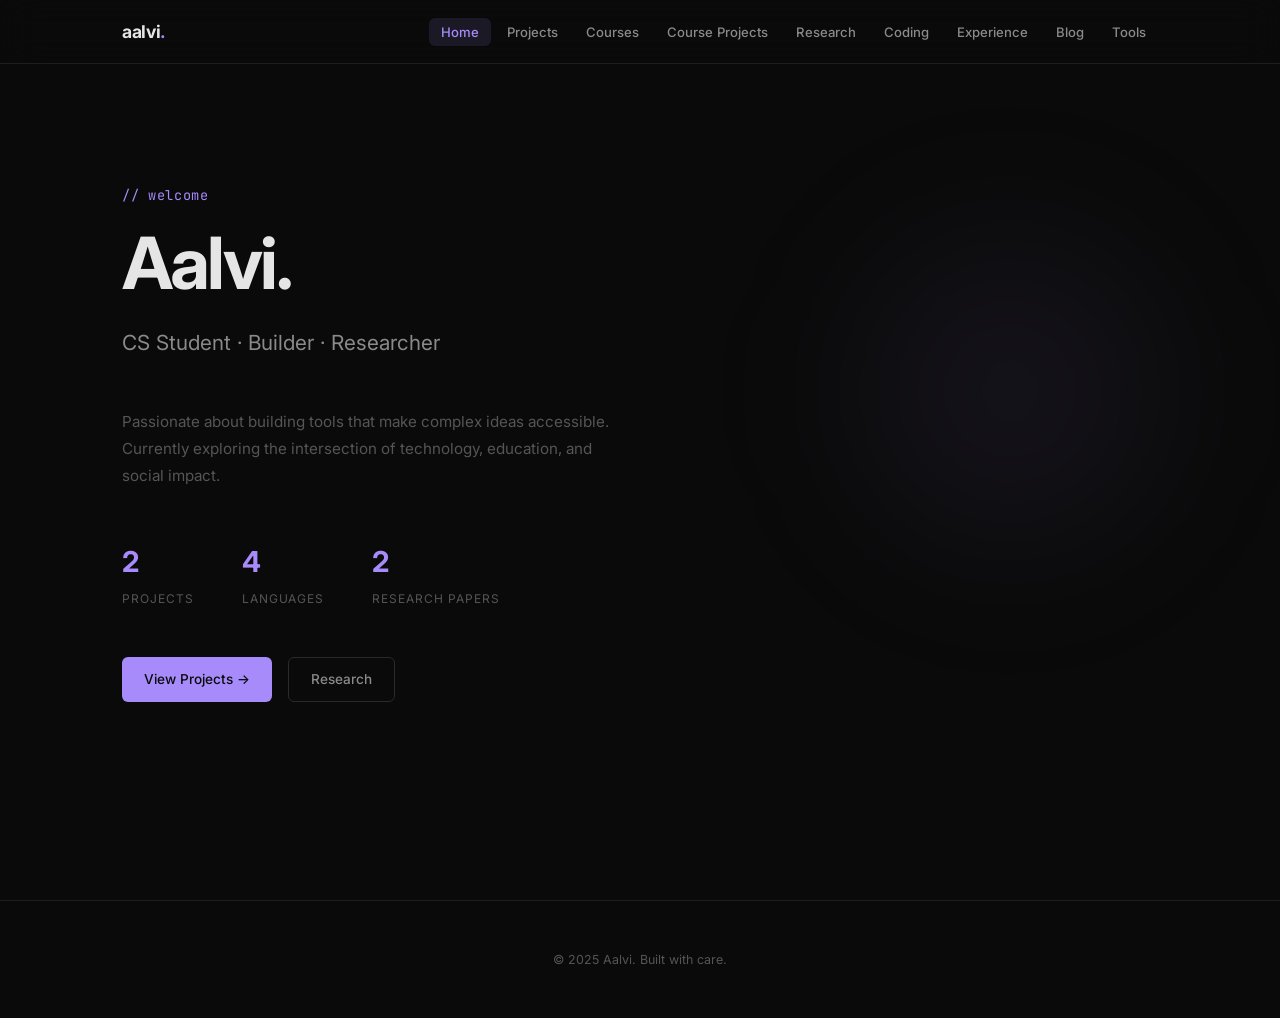
<file: index.html>
<!DOCTYPE html>
<html lang="en">
<head>
  <meta charset="UTF-8">
  <meta name="viewport" content="width=device-width, initial-scale=1.0">
  <meta name="description" content="Aalvi — Personal portfolio showcasing projects, research, coursework, and interactive tools.">
  <meta name="theme-color" content="#0a0a0a">
  <title>Aalvi — Portfolio</title>
  <link rel="stylesheet" href="css/style.css">
  <link rel="icon" href="data:image/svg+xml,<svg xmlns='http://www.w3.org/2000/svg' viewBox='0 0 100 100'><text y='.9em' font-size='90'>◈</text></svg>">
</head>
<body>

  <!-- Navigation -->
  <nav class="nav" id="main-nav">
    <div class="nav-inner">
      <div class="nav-logo" data-section="home">aalvi<span>.</span></div>
      <button class="nav-toggle" id="nav-toggle" aria-label="Toggle menu">☰</button>
      <ul class="nav-links" id="nav-links">
        <li><a href="#home" data-section="home">Home</a></li>
        <li><a href="#projects" data-section="projects">Projects</a></li>
        <li><a href="#courses" data-section="courses">Courses</a></li>
        <li><a href="#course-projects" data-section="course-projects">Course Projects</a></li>
        <li><a href="#research" data-section="research">Research</a></li>
        <li><a href="#coding" data-section="coding">Coding</a></li>
        <li><a href="#experience" data-section="experience">Experience</a></li>
        <li><a href="#blog" data-section="blog">Blog</a></li>
        <li><a href="#tools" data-section="tools">Tools</a></li>
      </ul>
    </div>
  </nav>

  <!-- App Shell -->
  <main id="app">
    <div class="empty-state">
      <div class="empty-state-icon">◈</div>
      <div class="empty-state-text">Loading...</div>
    </div>
  </main>

  <!-- Footer -->
  <footer class="footer">
    <p>© 2025 Aalvi. Built with care.</p>
  </footer>

  <!-- Scripts -->
  <script src="js/data.js"></script>
  <script src="js/app.js"></script>

</body>
</html>
</file>
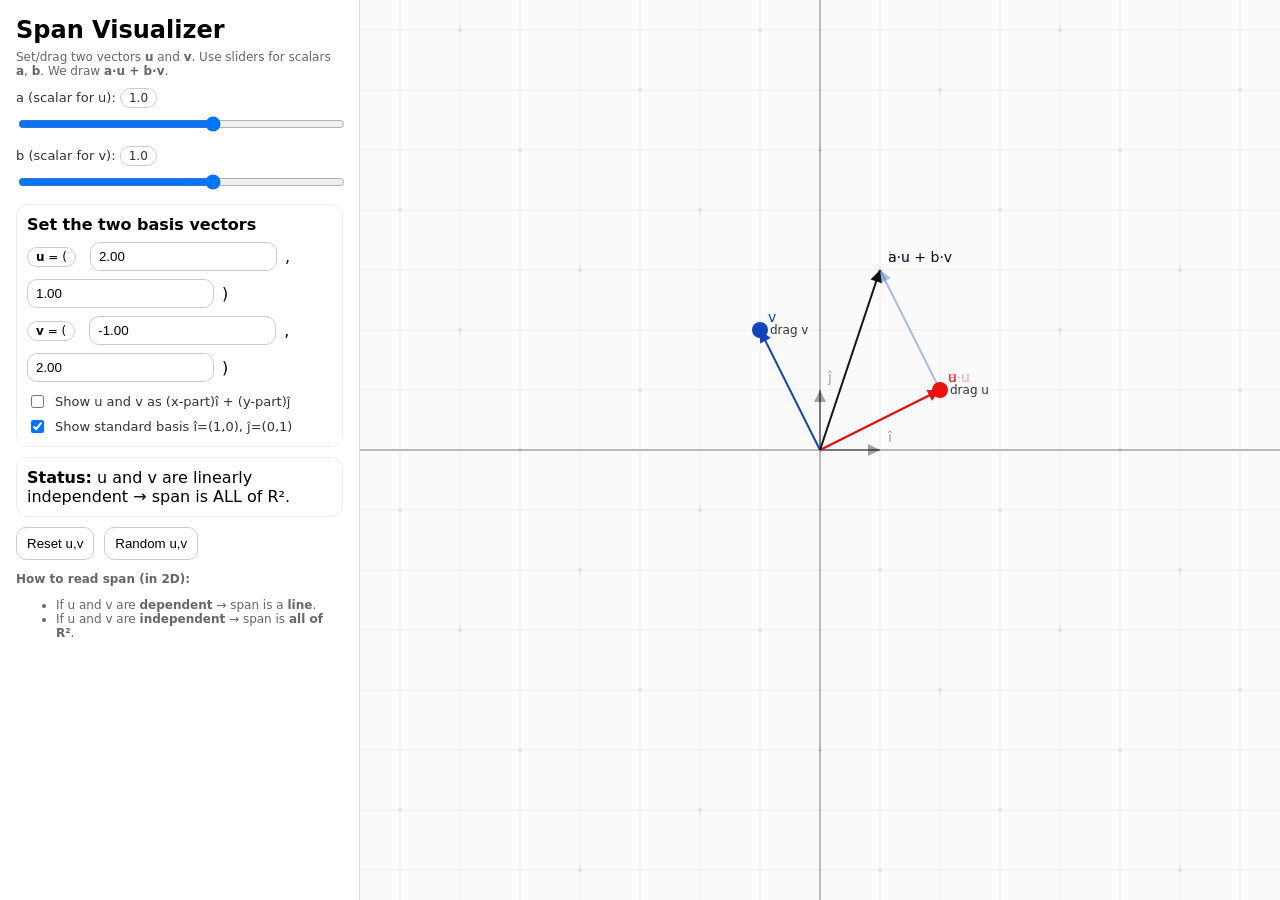
<file: span/index.html>
<!doctype html>
<html lang="en">
<head>
  <meta charset="utf-8" />
  <meta name="viewport" content="width=device-width,initial-scale=1" />
  <title>Span Visualizer (2D)</title>
  <style>
    body { font-family: system-ui, Arial; margin: 0; display: grid; grid-template-columns: 360px 1fr; height: 100vh; }
    .panel { padding: 16px; border-right: 1px solid #ddd; overflow:auto; }
    .row { margin: 10px 0; }
    label { display: block; font-size: 13px; color:#333; margin-bottom: 6px; }
    input[type="range"] { width: 100%; }
    input[type="number"] { padding:6px 8px; border:1px solid #ccc; border-radius:10px; }
    .small { font-size: 12px; color:#666; }
    canvas { width: 100%; height: 100%; display:block; background:#fafafa; }
    .pill { display:inline-block; padding:2px 8px; border:1px solid #ccc; border-radius:999px; font-size:12px; margin-right:6px;}
    .hint { background:#fff; border:1px solid #eee; padding:10px; border-radius:12px; }
    button { padding:8px 10px; border:1px solid #ccc; background:#fff; border-radius:10px; cursor:pointer; }
    button:active { transform: translateY(1px); }
    h2 { margin:0 0 6px; }
    .grid2 { display:grid; grid-template-columns: 1fr 1fr; gap:8px; }
    .vecRow { display:flex; gap:8px; align-items:center; flex-wrap:wrap; }
  </style>
</head>
<body>
  <div class="panel">
    <h2>Span Visualizer</h2>
    <div class="small">
      Set/drag two vectors <b>u</b> and <b>v</b>. Use sliders for scalars <b>a</b>, <b>b</b>. We draw <b>a·u + b·v</b>.
    </div>

    <div class="row">
      <label>a (scalar for u): <span id="aVal" class="pill"></span></label>
      <input id="a" type="range" min="-5" max="5" step="0.1" value="1" />
    </div>

    <div class="row">
      <label>b (scalar for v): <span id="bVal" class="pill"></span></label>
      <input id="b" type="range" min="-5" max="5" step="0.1" value="1" />
    </div>

    <div class="row hint">
      <div style="margin-bottom:8px;"><b>Set the two basis vectors</b></div>

      <div class="vecRow">
        <span class="pill"><b>u</b> = (</span>
        <input id="ux" type="number" step="0.1" />
        <span>,</span>
        <input id="uy" type="number" step="0.1" />
        <span>)</span>
      </div>

      <div class="vecRow" style="margin-top:8px;">
        <span class="pill"><b>v</b> = (</span>
        <input id="vx" type="number" step="0.1" />
        <span>,</span>
        <input id="vy" type="number" step="0.1" />
        <span>)</span>
      </div>

      <div style="margin-top:10px;">
        <label style="display:flex; gap:8px; align-items:center; margin:0;">
          <input id="showStdDecomp" type="checkbox" />
          Show u and v as (x-part)î + (y-part)ĵ
        </label>
      </div>

      <div style="margin-top:6px;">
        <label style="display:flex; gap:8px; align-items:center; margin:0;">
          <input id="showStdBasis" type="checkbox" checked />
          Show standard basis î=(1,0), ĵ=(0,1)
        </label>
      </div>
    </div>

    <div class="row hint">
      <div><b>Status:</b> <span id="status"></span></div>
    </div>

    <div class="row" style="display:flex; gap:10px; flex-wrap:wrap;">
      <button id="reset">Reset u,v</button>
      <button id="random">Random u,v</button>
    </div>

    <div class="small">
      <p><b>How to read span (in 2D):</b></p>
      <ul>
        <li>If u and v are <b>dependent</b> → span is a <b>line</b>.</li>
        <li>If u and v are <b>independent</b> → span is <b>all of R²</b>.</li>
      </ul>
    </div>
  </div>

  <canvas id="c"></canvas>

<script>
(() => {
  const canvas = document.getElementById("c");
  const ctx = canvas.getContext("2d");

  function resize() {
    const dpr = window.devicePixelRatio || 1;
    const rect = canvas.getBoundingClientRect();
    canvas.width = Math.floor(rect.width * dpr);
    canvas.height = Math.floor(rect.height * dpr);
    ctx.setTransform(dpr,0,0,dpr,0,0);
    draw();
  }
  window.addEventListener("resize", resize);

  let scale = 60;
  function toScreen(p) {
    const rect = canvas.getBoundingClientRect();
    return {
      x: rect.width/2 + p.x * scale,
      y: rect.height/2 - p.y * scale
    };
  }
  function toWorld(s) {
    const rect = canvas.getBoundingClientRect();
    return {
      x: (s.x - rect.width/2)/scale,
      y: -(s.y - rect.height/2)/scale
    };
  }

  let u = {x: 2, y: 1};
  let v = {x: -1, y: 2};

  const aSlider = document.getElementById("a");
  const bSlider = document.getElementById("b");
  const aVal = document.getElementById("aVal");
  const bVal = document.getElementById("bVal");
  const status = document.getElementById("status");

  const uxIn = document.getElementById("ux");
  const uyIn = document.getElementById("uy");
  const vxIn = document.getElementById("vx");
  const vyIn = document.getElementById("vy");
  const showStdDecomp = document.getElementById("showStdDecomp");
  const showStdBasis = document.getElementById("showStdBasis");

  function getA(){ return parseFloat(aSlider.value); }
  function getB(){ return parseFloat(bSlider.value); }

  function det2(u,v){ return u.x*v.y - u.y*v.x; }

  function syncInputsFromVectors(){
    uxIn.value = u.x.toFixed(2);
    uyIn.value = u.y.toFixed(2);
    vxIn.value = v.x.toFixed(2);
    vyIn.value = v.y.toFixed(2);
  }

  function syncVectorsFromInputs(){
    const nx = parseFloat(uxIn.value), ny = parseFloat(uyIn.value);
    const mx = parseFloat(vxIn.value), my = parseFloat(vyIn.value);
    if (!Number.isNaN(nx) && !Number.isNaN(ny)) u = {x:nx, y:ny};
    if (!Number.isNaN(mx) && !Number.isNaN(my)) v = {x:mx, y:my};
    draw();
  }

  [uxIn, uyIn, vxIn, vyIn].forEach(inp => inp.addEventListener("input", syncVectorsFromInputs));
  showStdDecomp.addEventListener("change", draw);
  showStdBasis.addEventListener("change", draw);

  function line(x1,y1,x2,y2, w=2) {
    ctx.lineWidth = w;
    ctx.beginPath(); ctx.moveTo(x1,y1); ctx.lineTo(x2,y2); ctx.stroke();
  }

  function arrow(from, vec, color, label) {
    const p0 = toScreen(from);
    const p1 = toScreen({x: from.x + vec.x, y: from.y + vec.y});

    ctx.strokeStyle = color;
    ctx.fillStyle = color;

    line(p0.x,p0.y,p1.x,p1.y,2);

    const dx = p1.x - p0.x, dy = p1.y - p0.y;
    const L = Math.hypot(dx,dy) || 1;
    const ux = dx/L, uy = dy/L;
    const head = 12;
    const left = { x: p1.x - head*ux - 6*uy, y: p1.y - head*uy + 6*ux };
    const right= { x: p1.x - head*ux + 6*uy, y: p1.y - head*uy - 6*ux };

    ctx.beginPath();
    ctx.moveTo(p1.x,p1.y);
    ctx.lineTo(left.x,left.y);
    ctx.lineTo(right.x,right.y);
    ctx.closePath();
    ctx.fill();

    if (label) {
      ctx.font = "14px system-ui";
      ctx.fillText(label, p1.x + 8, p1.y - 8);
    }
  }

  function drawAxes() {
    const rect = canvas.getBoundingClientRect();
    ctx.clearRect(0,0,rect.width,rect.height);

    ctx.strokeStyle = "#eee";
    ctx.lineWidth = 1;
    const step = scale;
    for (let x = rect.width/2 % step; x < rect.width; x += step) line(x,0,x,rect.height,1);
    for (let y = rect.height/2 % step; y < rect.height; y += step) line(0,y,rect.width,y,1);

    ctx.strokeStyle = "#bbb";
    line(0, rect.height/2, rect.width, rect.height/2, 2);
    line(rect.width/2, 0, rect.width/2, rect.height, 2);
  }

  function drawStdBasis() {
    arrow({x:0,y:0}, {x:1,y:0}, "rgba(0,0,0,0.35)", "î");
    arrow({x:0,y:0}, {x:0,y:1}, "rgba(0,0,0,0.35)", "ĵ");
  }

  function drawDecomposition(vec, label) {
    const xPart = {x: vec.x, y: 0};
    const yPart = {x: 0, y: vec.y};

    arrow({x:0,y:0}, xPart, "rgba(0,0,0,0.15)", `${label}_x î`);
    arrow({x:xPart.x,y:xPart.y}, yPart, "rgba(0,0,0,0.15)", `${label}_y ĵ`);

    const corner = toScreen({x:xPart.x,y:xPart.y});
    ctx.fillStyle = "rgba(0,0,0,0.25)";
    ctx.beginPath();
    ctx.arc(corner.x, corner.y, 3, 0, Math.PI*2);
    ctx.fill();
  }

  function drawSpanPreview() {
    const D = det2(u,v);
    const eps = 1e-8;

    if (Math.abs(D) < eps) {
      const base = (Math.hypot(u.x,u.y) > 1e-6) ? u : v;
      ctx.strokeStyle = "rgba(0,0,0,0.15)";
      const t = 100;
      const pA = toScreen({x: -t*base.x, y: -t*base.y});
      const pB = toScreen({x:  t*base.x, y:  t*base.y});
      line(pA.x,pA.y,pB.x,pB.y,3);
    } else {
      ctx.fillStyle = "rgba(0,0,0,0.08)";
      for (let i=-5;i<=5;i++){
        for (let j=-5;j<=5;j++){
          const p = {x: i*u.x + j*v.x, y: i*u.y + j*v.y};
          const s = toScreen(p);
          ctx.beginPath();
          ctx.arc(s.x,s.y,2,0,Math.PI*2);
          ctx.fill();
        }
      }
    }
  }

  function drawHandles() {
    const hu = toScreen(u);
    const hv = toScreen(v);

    ctx.fillStyle = "#e11";
    ctx.beginPath(); ctx.arc(hu.x, hu.y, 8, 0, Math.PI*2); ctx.fill();
    ctx.fillStyle = "#14b";
    ctx.beginPath(); ctx.arc(hv.x, hv.y, 8, 0, Math.PI*2); ctx.fill();

    ctx.fillStyle = "#333";
    ctx.font = "12px system-ui";
    ctx.fillText("drag u", hu.x + 10, hu.y + 4);
    ctx.fillText("drag v", hv.x + 10, hv.y + 4);
  }

  function updateStatus() {
    const D = det2(u,v);
    const eps = 1e-8;
    if (Math.abs(D) < eps) {
      status.textContent = "u and v are linearly dependent → span is a LINE.";
    } else {
      status.textContent = "u and v are linearly independent → span is ALL of R².";
    }
  }

  function draw() {
    aVal.textContent = getA().toFixed(1);
    bVal.textContent = getB().toFixed(1);

    drawAxes();
    drawSpanPreview();

    if (showStdBasis.checked) drawStdBasis();
    if (showStdDecomp.checked) {
      drawDecomposition(u, "u");
      drawDecomposition(v, "v");
    }

    arrow({x:0,y:0}, u, "#e11", "u");
    arrow({x:0,y:0}, v, "#14b", "v");

    const a = getA(), b = getB();
    const combo = {x: a*u.x + b*v.x, y: a*u.y + b*v.y};

    arrow({x:0,y:0}, {x:a*u.x,y:a*u.y}, "rgba(225,17,17,0.35)", "a·u");
    arrow({x:a*u.x,y:a*u.y}, {x:b*v.x,y:b*v.y}, "rgba(20,68,187,0.35)", "b·v");

    arrow({x:0,y:0}, combo, "#111", "a·u + b·v");

    drawHandles();
    updateStatus();
  }

  aSlider.addEventListener("input", draw);
  bSlider.addEventListener("input", draw);

  let dragging = null;
  function dist(a,b){ return Math.hypot(a.x-b.x,a.y-b.y); }

  canvas.addEventListener("mousedown", (e) => {
    const rect = canvas.getBoundingClientRect();
    const mouse = {x: e.clientX - rect.left, y: e.clientY - rect.top};
    const hu = toScreen(u);
    const hv = toScreen(v);
    if (dist(mouse, hu) < 12) dragging = "u";
    else if (dist(mouse, hv) < 12) dragging = "v";
  });
  window.addEventListener("mouseup", () => dragging = null);
  window.addEventListener("mousemove", (e) => {
    if (!dragging) return;
    const rect = canvas.getBoundingClientRect();
    const mouse = {x: e.clientX - rect.left, y: e.clientY - rect.top};
    const w = toWorld(mouse);
    if (dragging === "u") u = w;
    if (dragging === "v") v = w;
    syncInputsFromVectors();
    draw();
  });

  document.getElementById("reset").addEventListener("click", () => {
    u = {x: 2, y: 1};
    v = {x: -1, y: 2};
    aSlider.value = 1;
    bSlider.value = 1;
    syncInputsFromVectors();
    draw();
  });

  document.getElementById("random").addEventListener("click", () => {
    const r = () => Math.round((Math.random()*6 - 3)*10)/10;
    u = {x: r(), y: r()};
    v = {x: r(), y: r()};
    syncInputsFromVectors();
    draw();
  });

  syncInputsFromVectors();
  resize();
})();
</script>
</body>
</html>
</file>
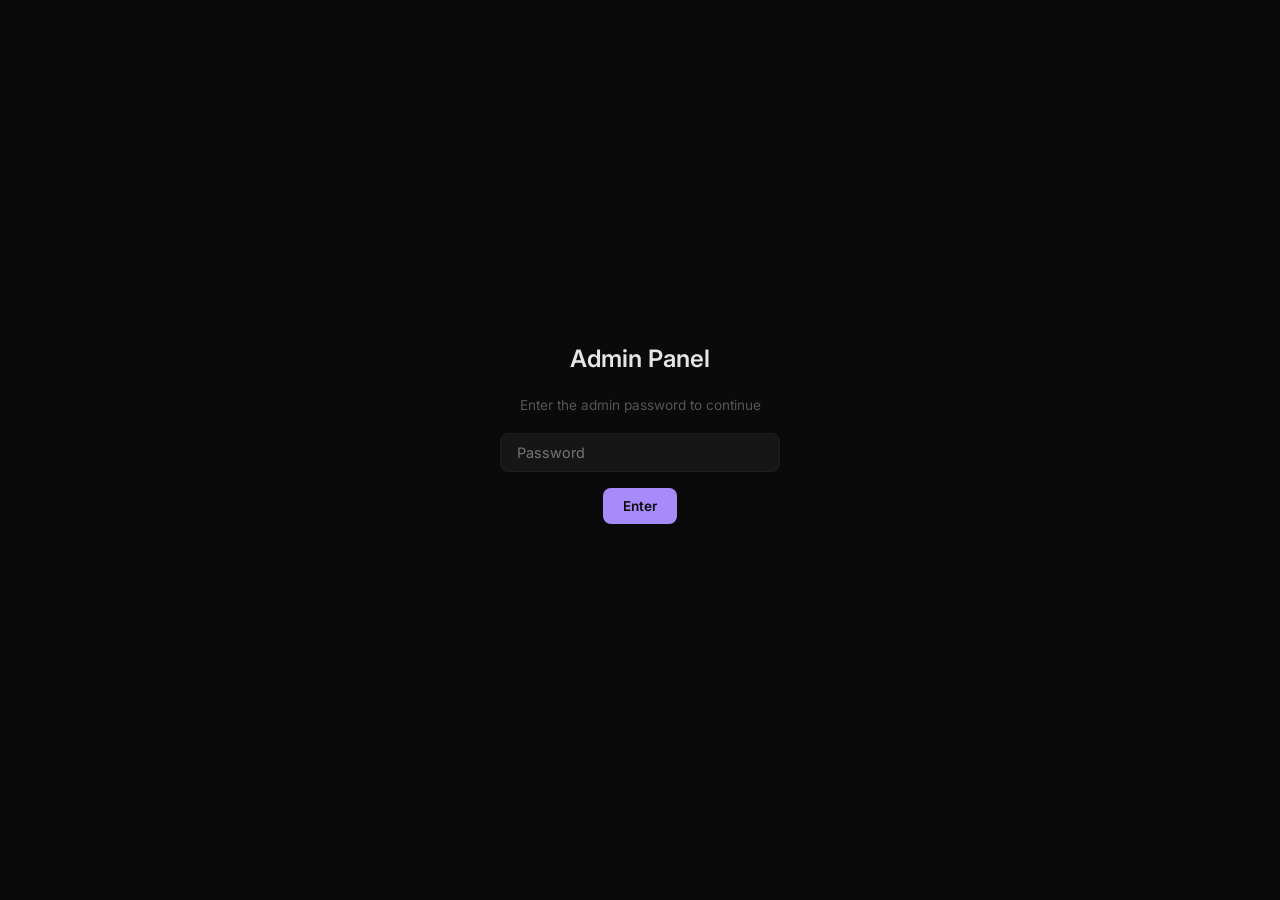
<file: admin.html>
<!DOCTYPE html>
<html lang="en">
<head>
  <meta charset="UTF-8">
  <meta name="viewport" content="width=device-width, initial-scale=1.0">
  <meta name="robots" content="noindex, nofollow">
  <title>Admin Panel — Aalvi</title>
  <link href="https://fonts.googleapis.com/css2?family=Inter:wght@300;400;500;600;700&family=JetBrains+Mono:wght@400;500&display=swap" rel="stylesheet">
  <style>
    :root {
      --bg: #0a0a0a; --bg-surface: #111; --bg-card: #161616; --border: #1e1e1e;
      --border-light: #2a2a2a; --text-primary: #e5e5e5; --text-secondary: #8a8a8a;
      --text-muted: #555; --accent: #a78bfa; --accent-hover: #c4b5fd;
      --accent-glow: rgba(167,139,250,0.12); --danger: #f87171;
      --font-sans: 'Inter', sans-serif; --font-mono: 'JetBrains Mono', monospace;
      --radius: 8px;
    }
    *, *::before, *::after { margin:0; padding:0; box-sizing:border-box; }
    body { font-family: var(--font-sans); background: var(--bg); color: var(--text-primary); line-height:1.6; }
    a { color: var(--accent); text-decoration: none; }

    /* Auth Gate */
    .auth-gate {
      display: flex; flex-direction: column; align-items: center; justify-content: center;
      min-height: 100vh; gap: 16px;
    }
    .auth-gate h2 { font-size: 1.5rem; font-weight: 600; }
    .auth-gate input {
      background: var(--bg-card); border: 1px solid var(--border); border-radius: var(--radius);
      padding: 10px 16px; color: var(--text-primary); font-size: 0.9rem; width: 280px;
      font-family: var(--font-sans);
    }
    .auth-gate input:focus { outline: none; border-color: var(--accent); }
    .auth-error { color: var(--danger); font-size: 0.82rem; min-height: 20px; }

    /* Layout */
    .admin-layout { display: flex; min-height: 100vh; }
    .sidebar {
      width: 220px; background: var(--bg-surface); border-right: 1px solid var(--border);
      padding: 20px 0; position: fixed; top: 0; bottom: 0; overflow-y: auto;
    }
    .sidebar-header {
      padding: 0 20px 20px; border-bottom: 1px solid var(--border); margin-bottom: 8px;
    }
    .sidebar-header h2 { font-size: 1rem; font-weight: 600; }
    .sidebar-header p { font-size: 0.72rem; color: var(--text-muted); }
    .admin-tab {
      display: block; width: 100%; text-align: left; background: none; border: none;
      color: var(--text-secondary); font-family: var(--font-sans); font-size: 0.85rem;
      padding: 10px 20px; cursor: pointer; transition: all 150ms;
    }
    .admin-tab:hover { color: var(--text-primary); background: var(--accent-glow); }
    .admin-tab.active { color: var(--accent); background: var(--accent-glow); border-right: 2px solid var(--accent); }
    .sidebar-actions { padding: 16px 20px; border-top: 1px solid var(--border); margin-top: auto; display:flex; flex-direction:column; gap:8px; position:absolute; bottom:0; left:0; right:0; }

    .content-area { margin-left: 220px; padding: 40px; flex: 1; max-width: 800px; }

    /* Form elements */
    .field { margin-bottom: 16px; }
    .field label { display: block; font-size: 0.78rem; color: var(--text-muted); margin-bottom: 4px; text-transform: uppercase; letter-spacing: 0.05em; }
    .field input, .field textarea, .field select {
      width: 100%; background: var(--bg-card); border: 1px solid var(--border);
      border-radius: var(--radius); padding: 10px 14px; color: var(--text-primary);
      font-family: var(--font-sans); font-size: 0.88rem; transition: border 150ms;
    }
    .field input:focus, .field textarea:focus, .field select:focus { outline: none; border-color: var(--accent); }
    .field textarea { resize: vertical; }

    /* Buttons */
    .admin-btn {
      background: var(--accent); color: #0a0a0a; border: none; border-radius: var(--radius);
      padding: 10px 20px; font-family: var(--font-sans); font-size: 0.85rem; font-weight: 600;
      cursor: pointer; transition: all 150ms;
    }
    .admin-btn:hover { background: var(--accent-hover); transform: translateY(-1px); }
    .admin-btn-sm {
      background: var(--accent-glow); color: var(--accent); border: 1px solid rgba(167,139,250,0.2);
      border-radius: 6px; padding: 5px 12px; font-size: 0.75rem; cursor: pointer;
      font-family: var(--font-sans); transition: all 150ms;
    }
    .admin-btn-sm:hover { background: rgba(167,139,250,0.2); }
    .admin-btn-sm.danger { color: var(--danger); border-color: rgba(248,113,113,0.2); background: rgba(248,113,113,0.08); }
    .admin-btn-sm.danger:hover { background: rgba(248,113,113,0.15); }
    .admin-btn-xs { background:none; border:none; color:var(--danger); cursor:pointer; font-size:0.85rem; padding:0 4px; }
    .admin-btn-outline {
      background: none; color: var(--text-secondary); border: 1px solid var(--border);
      border-radius: var(--radius); padding: 8px 16px; font-family: var(--font-sans);
      font-size: 0.82rem; cursor: pointer; transition: all 150ms; width:100%;
    }
    .admin-btn-outline:hover { border-color: var(--accent); color: var(--accent); }

    /* Cards */
    .admin-card {
      background: var(--bg-card); border: 1px solid var(--border); border-radius: var(--radius);
      padding: 16px; margin-bottom: 12px;
    }
    .admin-card-header { display: flex; justify-content: space-between; align-items: center; margin-bottom: 4px; }
    .admin-card-sub { font-size: 0.82rem; color: var(--text-secondary); }
    .admin-card small { font-size: 0.75rem; color: var(--text-muted); font-family: var(--font-mono); }

    .admin-list { list-style:none; padding:8px 0; }
    .admin-list li { font-size:0.85rem; padding:4px 0; display:flex; align-items:center; gap:8px; color:var(--text-secondary); }

    .add-form {
      background: var(--bg-surface); border: 1px solid var(--border); border-radius: var(--radius);
      padding: 20px; margin-top: 20px;
    }
    .add-form h4 { font-size: 0.9rem; margin-bottom: 16px; color: var(--text-primary); }

    .inline-add { display:flex; gap:8px; align-items:center; margin-top:8px; }
    .inline-add input { flex:1; background:var(--bg-surface); border:1px solid var(--border); border-radius:6px; padding:6px 10px; color:var(--text-primary); font-size:0.82rem; font-family:var(--font-sans); }
    .inline-add input:focus { outline:none; border-color:var(--accent); }

    h3 { font-size:1.2rem; font-weight:600; margin-bottom:16px; }

    /* Toast */
    .toast {
      position: fixed; bottom: 24px; right: 24px; background: var(--bg-card);
      border: 1px solid var(--accent); border-radius: var(--radius); padding: 12px 20px;
      font-size: 0.85rem; color: var(--accent); transform: translateY(80px); opacity: 0;
      transition: all 300ms cubic-bezier(0.4,0,0.2,1); z-index: 9999; pointer-events: none;
    }
    .toast.show { transform: translateY(0); opacity: 1; }

    /* Responsive */
    @media (max-width: 768px) {
      .sidebar { width: 100%; position: static; border-right: none; border-bottom: 1px solid var(--border); display:flex; flex-wrap:wrap; padding:12px; }
      .sidebar-header { padding: 0 12px 12px; width: 100%; }
      .admin-tab { width:auto; padding: 8px 14px; font-size: 0.78rem; }
      .sidebar-actions { position:static; flex-direction:row; }
      .admin-layout { flex-direction: column; }
      .content-area { margin-left: 0; padding: 20px; }
    }
  </style>
</head>
<body>

  <!-- Auth Gate -->
  <div id="auth-gate" class="auth-gate">
    <h2>Admin Panel</h2>
    <p style="color:#555;font-size:0.85rem">Enter the admin password to continue</p>
    <input type="password" id="admin-password" placeholder="Password" onkeydown="if(event.key==='Enter')adminLogin()">
    <button class="admin-btn" onclick="adminLogin()">Enter</button>
    <div id="auth-error" class="auth-error"></div>
  </div>

  <!-- Admin Panel -->
  <div id="admin-panel" class="admin-layout" style="display:none">
    <aside class="sidebar">
      <div class="sidebar-header">
        <h2>aalvi<span style="color:var(--accent)">.</span> admin</h2>
        <p>Content Management</p>
      </div>
      <button class="admin-tab active" data-tab="profile">Profile</button>
      <button class="admin-tab" data-tab="projects">Projects</button>
      <button class="admin-tab" data-tab="courses">Courses</button>
      <button class="admin-tab" data-tab="course-projects">Course Projects</button>
      <button class="admin-tab" data-tab="research">Research</button>
      <button class="admin-tab" data-tab="coding">Coding</button>
      <button class="admin-tab" data-tab="experience">Experience</button>
      <button class="admin-tab" data-tab="blog">Blog</button>
      <button class="admin-tab" data-tab="tools">Tools</button>
      <div class="sidebar-actions">
        <button class="admin-btn-outline" onclick="exportData()">↓ Export JSON</button>
        <button class="admin-btn-outline" onclick="importData()">↑ Import JSON</button>
      </div>
    </aside>
    <div class="content-area" id="tab-content">
      <p style="color:#555">Loading...</p>
    </div>
  </div>

  <div id="toast" class="toast"></div>

  <script src="js/admin.js"></script>
</body>
</html>
</file>
<file: css/style.css>
/* =========================================================
   AALVI.COM — Personal Portfolio
   Minimalist Dark Theme
   ========================================================= */

/* ---------- Google Font ---------- */
@import url('https://fonts.googleapis.com/css2?family=Inter:wght@300;400;500;600;700&family=JetBrains+Mono:wght@400;500&display=swap');

/* ---------- Design Tokens ---------- */
:root {
  /* Colors */
  --bg:            #0a0a0a;
  --bg-surface:    #111111;
  --bg-card:       #161616;
  --bg-card-hover: #1c1c1c;
  --border:        #1e1e1e;
  --border-light:  #2a2a2a;
  --text-primary:  #e5e5e5;
  --text-secondary:#8a8a8a;
  --text-muted:    #555555;
  --accent:        #a78bfa;
  --accent-dim:    #7c5cbf;
  --accent-hover:  #c4b5fd;
  --accent-glow:   rgba(167, 139, 250, 0.12);
  --success:       #4ade80;
  --warning:       #fbbf24;

  /* Typography */
  --font-sans:  'Inter', -apple-system, BlinkMacSystemFont, sans-serif;
  --font-mono:  'JetBrains Mono', 'Fira Code', monospace;

  /* Spacing */
  --space-xs:  0.25rem;
  --space-sm:  0.5rem;
  --space-md:  1rem;
  --space-lg:  1.5rem;
  --space-xl:  2rem;
  --space-2xl: 3rem;
  --space-3xl: 4rem;
  --space-4xl: 6rem;

  /* Radius */
  --radius-sm:  6px;
  --radius-md:  10px;
  --radius-lg:  16px;
  --radius-xl:  24px;

  /* Transitions */
  --transition-fast: 150ms cubic-bezier(0.4, 0, 0.2, 1);
  --transition-base: 250ms cubic-bezier(0.4, 0, 0.2, 1);
  --transition-slow: 400ms cubic-bezier(0.4, 0, 0.2, 1);

  /* Layout */
  --max-width: 1100px;
  --nav-height: 64px;
}

/* ---------- Reset & Base ---------- */
*, *::before, *::after {
  margin: 0;
  padding: 0;
  box-sizing: border-box;
}

html {
  scroll-behavior: smooth;
  font-size: 16px;
  -webkit-font-smoothing: antialiased;
  -moz-osx-font-smoothing: grayscale;
}

body {
  font-family: var(--font-sans);
  background-color: var(--bg);
  color: var(--text-primary);
  line-height: 1.7;
  min-height: 100vh;
  overflow-x: hidden;
}

a {
  color: var(--accent);
  text-decoration: none;
  transition: color var(--transition-fast);
}

a:hover {
  color: var(--accent-hover);
}

img {
  max-width: 100%;
  display: block;
}

::selection {
  background: var(--accent-dim);
  color: #fff;
}

/* ---------- Scrollbar ---------- */
::-webkit-scrollbar {
  width: 6px;
}

::-webkit-scrollbar-track {
  background: var(--bg);
}

::-webkit-scrollbar-thumb {
  background: var(--border-light);
  border-radius: 3px;
}

::-webkit-scrollbar-thumb:hover {
  background: var(--text-muted);
}

/* ---------- Navigation ---------- */
.nav {
  position: fixed;
  top: 0;
  left: 0;
  right: 0;
  height: var(--nav-height);
  background: rgba(10, 10, 10, 0.8);
  backdrop-filter: blur(20px);
  -webkit-backdrop-filter: blur(20px);
  border-bottom: 1px solid var(--border);
  z-index: 1000;
  display: flex;
  align-items: center;
  justify-content: center;
}

.nav-inner {
  width: 100%;
  max-width: var(--max-width);
  padding: 0 var(--space-xl);
  display: flex;
  align-items: center;
  justify-content: space-between;
}

.nav-logo {
  font-weight: 700;
  font-size: 1.1rem;
  color: var(--text-primary);
  letter-spacing: -0.02em;
  cursor: pointer;
  transition: color var(--transition-fast);
}

.nav-logo:hover {
  color: var(--accent);
}

.nav-logo span {
  color: var(--accent);
}

.nav-links {
  display: flex;
  gap: var(--space-xs);
  list-style: none;
  flex-wrap: wrap;
}

.nav-links a {
  color: var(--text-secondary);
  font-size: 0.82rem;
  font-weight: 500;
  padding: 6px 12px;
  border-radius: var(--radius-sm);
  transition: all var(--transition-fast);
  white-space: nowrap;
}

.nav-links a:hover,
.nav-links a.active {
  color: var(--text-primary);
  background: var(--accent-glow);
}

.nav-links a.active {
  color: var(--accent);
}

/* Mobile menu toggle */
.nav-toggle {
  display: none;
  background: none;
  border: none;
  color: var(--text-primary);
  font-size: 1.5rem;
  cursor: pointer;
  padding: var(--space-sm);
}

/* ---------- Main Content ---------- */
main {
  max-width: var(--max-width);
  margin: 0 auto;
  padding: calc(var(--nav-height) + var(--space-3xl)) var(--space-xl) var(--space-4xl);
  min-height: 100vh;
}

/* ---------- Section Shared ---------- */
.section {
  display: none;
  animation: fadeIn 0.4s ease-out;
}

.section.active {
  display: block;
}

@keyframes fadeIn {
  from { opacity: 0; transform: translateY(12px); }
  to   { opacity: 1; transform: translateY(0); }
}

@keyframes slideUp {
  from { opacity: 0; transform: translateY(24px); }
  to   { opacity: 1; transform: translateY(0); }
}

.section-header {
  margin-bottom: var(--space-3xl);
}

.section-title {
  font-size: 2rem;
  font-weight: 700;
  letter-spacing: -0.03em;
  color: var(--text-primary);
  margin-bottom: var(--space-sm);
}

.section-subtitle {
  color: var(--text-secondary);
  font-size: 0.95rem;
  font-weight: 400;
}

/* ---------- Hero / Home ---------- */
.hero {
  display: flex;
  flex-direction: column;
  justify-content: center;
  min-height: 70vh;
  position: relative;
}

.hero-greeting {
  font-family: var(--font-mono);
  font-size: 0.85rem;
  color: var(--accent);
  margin-bottom: var(--space-md);
  letter-spacing: 0.05em;
}

.hero-name {
  font-size: clamp(2.5rem, 6vw, 4.5rem);
  font-weight: 700;
  letter-spacing: -0.04em;
  line-height: 1.1;
  margin-bottom: var(--space-lg);
  color: var(--text-primary);
}

.hero-tagline {
  font-size: clamp(1rem, 2vw, 1.3rem);
  color: var(--text-secondary);
  font-weight: 400;
  max-width: 540px;
  line-height: 1.6;
  margin-bottom: var(--space-2xl);
}

.hero-bio {
  font-size: 0.95rem;
  color: var(--text-muted);
  max-width: 500px;
  line-height: 1.8;
  margin-bottom: var(--space-2xl);
}

.hero-stats {
  display: flex;
  gap: var(--space-2xl);
  margin-bottom: var(--space-2xl);
}

.hero-stat {
  text-align: left;
}

.hero-stat-number {
  font-size: 1.8rem;
  font-weight: 700;
  color: var(--accent);
  letter-spacing: -0.02em;
}

.hero-stat-label {
  font-size: 0.75rem;
  color: var(--text-muted);
  text-transform: uppercase;
  letter-spacing: 0.08em;
  margin-top: 2px;
}

.hero-cta {
  display: flex;
  gap: var(--space-md);
  flex-wrap: wrap;
}

.hero-cta a {
  display: inline-flex;
  align-items: center;
  gap: var(--space-sm);
  padding: 10px 22px;
  border-radius: var(--radius-sm);
  font-size: 0.85rem;
  font-weight: 500;
  transition: all var(--transition-base);
}

.btn-primary {
  background: var(--accent);
  color: #0a0a0a;
}

.btn-primary:hover {
  background: var(--accent-hover);
  color: #0a0a0a;
  transform: translateY(-1px);
  box-shadow: 0 4px 20px rgba(167, 139, 250, 0.3);
}

.btn-outline {
  border: 1px solid var(--border-light);
  color: var(--text-secondary);
}

.btn-outline:hover {
  border-color: var(--accent);
  color: var(--accent);
  transform: translateY(-1px);
}

/* Animated gradient orb (decorative) */
.hero-orb {
  position: absolute;
  top: 10%;
  right: -5%;
  width: 400px;
  height: 400px;
  border-radius: 50%;
  background: radial-gradient(circle, var(--accent-glow) 0%, transparent 70%);
  filter: blur(80px);
  pointer-events: none;
  animation: orbPulse 6s ease-in-out infinite;
}

@keyframes orbPulse {
  0%, 100% { opacity: 0.4; transform: scale(1); }
  50%      { opacity: 0.7; transform: scale(1.1); }
}

/* ---------- Card Grid ---------- */
.card-grid {
  display: grid;
  grid-template-columns: repeat(auto-fill, minmax(320px, 1fr));
  gap: var(--space-lg);
}

.card {
  background: var(--bg-card);
  border: 1px solid var(--border);
  border-radius: var(--radius-md);
  padding: var(--space-xl);
  transition: all var(--transition-base);
  position: relative;
  overflow: hidden;
}

.card::before {
  content: '';
  position: absolute;
  top: 0;
  left: 0;
  right: 0;
  height: 1px;
  background: linear-gradient(90deg, transparent, var(--accent-dim), transparent);
  opacity: 0;
  transition: opacity var(--transition-base);
}

.card:hover {
  border-color: var(--border-light);
  background: var(--bg-card-hover);
  transform: translateY(-2px);
}

.card:hover::before {
  opacity: 1;
}

.card-icon {
  font-size: 1.8rem;
  margin-bottom: var(--space-md);
  display: block;
}

.card-title {
  font-size: 1.1rem;
  font-weight: 600;
  margin-bottom: var(--space-sm);
  color: var(--text-primary);
  letter-spacing: -0.01em;
}

.card-description {
  font-size: 0.88rem;
  color: var(--text-secondary);
  line-height: 1.7;
  margin-bottom: var(--space-md);
}

.card-meta {
  display: flex;
  flex-wrap: wrap;
  gap: var(--space-xs);
}

.tag {
  font-family: var(--font-mono);
  font-size: 0.7rem;
  padding: 3px 10px;
  border-radius: 999px;
  background: var(--accent-glow);
  color: var(--accent);
  border: 1px solid rgba(167, 139, 250, 0.15);
}

.card-link {
  display: inline-flex;
  align-items: center;
  gap: 4px;
  font-size: 0.82rem;
  color: var(--accent);
  font-weight: 500;
  margin-top: var(--space-md);
  transition: gap var(--transition-fast);
}

.card-link:hover {
  gap: 8px;
}

.card-link::after {
  content: '→';
}

/* ---------- Courses ---------- */
.semester-block {
  margin-bottom: var(--space-2xl);
}

.semester-title {
  font-size: 1.1rem;
  font-weight: 600;
  color: var(--text-primary);
  margin-bottom: var(--space-sm);
  display: flex;
  align-items: center;
  gap: var(--space-sm);
}

.semester-period {
  font-family: var(--font-mono);
  font-size: 0.75rem;
  color: var(--text-muted);
}

.course-list {
  display: grid;
  grid-template-columns: repeat(auto-fill, minmax(260px, 1fr));
  gap: var(--space-sm);
}

.course-item {
  display: flex;
  align-items: center;
  gap: var(--space-md);
  padding: var(--space-md) var(--space-lg);
  background: var(--bg-card);
  border: 1px solid var(--border);
  border-radius: var(--radius-sm);
  transition: all var(--transition-fast);
}

.course-item:hover {
  border-color: var(--border-light);
  background: var(--bg-card-hover);
}

.course-code {
  font-family: var(--font-mono);
  font-size: 0.75rem;
  color: var(--accent);
  min-width: 55px;
  font-weight: 500;
}

.course-name {
  font-size: 0.88rem;
  color: var(--text-primary);
}

/* ---------- Coding / Languages ---------- */
.skill-list {
  display: flex;
  flex-direction: column;
  gap: var(--space-lg);
  max-width: 600px;
  margin-bottom: var(--space-3xl);
}

.skill-item {
  display: flex;
  flex-direction: column;
  gap: var(--space-sm);
}

.skill-header {
  display: flex;
  justify-content: space-between;
  align-items: center;
}

.skill-name {
  font-size: 0.95rem;
  font-weight: 500;
  color: var(--text-primary);
  display: flex;
  align-items: center;
  gap: var(--space-sm);
}

.skill-level {
  font-family: var(--font-mono);
  font-size: 0.75rem;
  color: var(--text-muted);
}

.skill-bar {
  width: 100%;
  height: 4px;
  background: var(--border);
  border-radius: 2px;
  overflow: hidden;
}

.skill-bar-fill {
  height: 100%;
  background: linear-gradient(90deg, var(--accent-dim), var(--accent));
  border-radius: 2px;
  transition: width 1s cubic-bezier(0.4, 0, 0.2, 1);
  width: 0;
}

.skill-bar-fill.animate {
  /* width set via JS */
}

.websites-section-title {
  font-size: 1rem;
  font-weight: 600;
  color: var(--text-primary);
  margin-bottom: var(--space-lg);
}

/* ---------- Research ---------- */
.research-card .card-status {
  font-family: var(--font-mono);
  font-size: 0.7rem;
  color: var(--success);
  margin-bottom: var(--space-sm);
  display: flex;
  align-items: center;
  gap: var(--space-xs);
}

.research-card .card-status::before {
  content: '';
  width: 6px;
  height: 6px;
  border-radius: 50%;
  background: var(--success);
}

.research-card .card-date {
  font-family: var(--font-mono);
  font-size: 0.72rem;
  color: var(--text-muted);
}

/* ---------- Experience / Timeline ---------- */
.timeline {
  position: relative;
  padding-left: var(--space-2xl);
}

.timeline::before {
  content: '';
  position: absolute;
  left: 0;
  top: 0;
  bottom: 0;
  width: 1px;
  background: var(--border);
}

.timeline-item {
  position: relative;
  margin-bottom: var(--space-2xl);
  animation: slideUp 0.4s ease-out;
}

.timeline-item::before {
  content: '';
  position: absolute;
  left: calc(-1 * var(--space-2xl) - 3px);
  top: 6px;
  width: 7px;
  height: 7px;
  border-radius: 50%;
  background: var(--accent);
  border: 2px solid var(--bg);
}

.timeline-date {
  font-family: var(--font-mono);
  font-size: 0.75rem;
  color: var(--text-muted);
  margin-bottom: var(--space-xs);
}

.timeline-title {
  font-size: 1.05rem;
  font-weight: 600;
  color: var(--text-primary);
  margin-bottom: var(--space-xs);
}

.timeline-company {
  font-size: 0.88rem;
  color: var(--accent);
  margin-bottom: var(--space-sm);
}

.timeline-description {
  font-size: 0.88rem;
  color: var(--text-secondary);
  line-height: 1.7;
}

/* ---------- Blog ---------- */
.blog-card {
  cursor: pointer;
}

.blog-card .card-date {
  font-family: var(--font-mono);
  font-size: 0.72rem;
  color: var(--text-muted);
  margin-bottom: var(--space-sm);
}

.blog-card .card-excerpt {
  font-size: 0.85rem;
  color: var(--text-secondary);
  line-height: 1.7;
}

/* ---------- Empty State ---------- */
.empty-state {
  text-align: center;
  padding: var(--space-4xl) var(--space-xl);
  color: var(--text-muted);
}

.empty-state-icon {
  font-size: 2.5rem;
  margin-bottom: var(--space-md);
  opacity: 0.5;
}

.empty-state-text {
  font-size: 0.95rem;
  margin-bottom: var(--space-sm);
}

.empty-state-sub {
  font-size: 0.8rem;
  color: var(--text-muted);
}

/* ---------- Feature List (inside cards) ---------- */
.feature-list {
  list-style: none;
  margin-top: var(--space-md);
}

.feature-list li {
  font-size: 0.82rem;
  color: var(--text-secondary);
  padding: 4px 0;
  display: flex;
  align-items: center;
  gap: var(--space-sm);
}

.feature-list li::before {
  content: '▸';
  color: var(--accent);
  font-size: 0.7rem;
}

/* ---------- Footer ---------- */
.footer {
  text-align: center;
  padding: var(--space-2xl);
  border-top: 1px solid var(--border);
  color: var(--text-muted);
  font-size: 0.78rem;
}

.footer a {
  color: var(--text-secondary);
}

/* ---------- Responsive ---------- */
@media (max-width: 768px) {
  :root {
    --nav-height: 56px;
  }

  .nav-links {
    display: none;
    position: absolute;
    top: var(--nav-height);
    left: 0;
    right: 0;
    background: rgba(10, 10, 10, 0.95);
    backdrop-filter: blur(20px);
    border-bottom: 1px solid var(--border);
    flex-direction: column;
    padding: var(--space-md);
    gap: 2px;
  }

  .nav-links.open {
    display: flex;
  }

  .nav-links a {
    padding: 10px 16px;
    font-size: 0.9rem;
  }

  .nav-toggle {
    display: block;
  }

  main {
    padding-left: var(--space-md);
    padding-right: var(--space-md);
  }

  .hero-name {
    font-size: 2.2rem;
  }

  .hero-stats {
    flex-wrap: wrap;
    gap: var(--space-xl);
  }

  .card-grid {
    grid-template-columns: 1fr;
  }

  .course-list {
    grid-template-columns: 1fr;
  }

  .hero-orb {
    width: 250px;
    height: 250px;
    top: 5%;
    right: -15%;
  }
}

@media (max-width: 480px) {
  .hero-stats {
    gap: var(--space-lg);
  }

  .hero-stat-number {
    font-size: 1.4rem;
  }

  .section-title {
    font-size: 1.6rem;
  }
}

/* ---------- Animate on scroll (intersection observer) ---------- */
.animate-in {
  opacity: 0;
  transform: translateY(16px);
  transition: opacity 0.5s ease-out, transform 0.5s ease-out;
}

.animate-in.visible {
  opacity: 1;
  transform: translateY(0);
}
</file>
